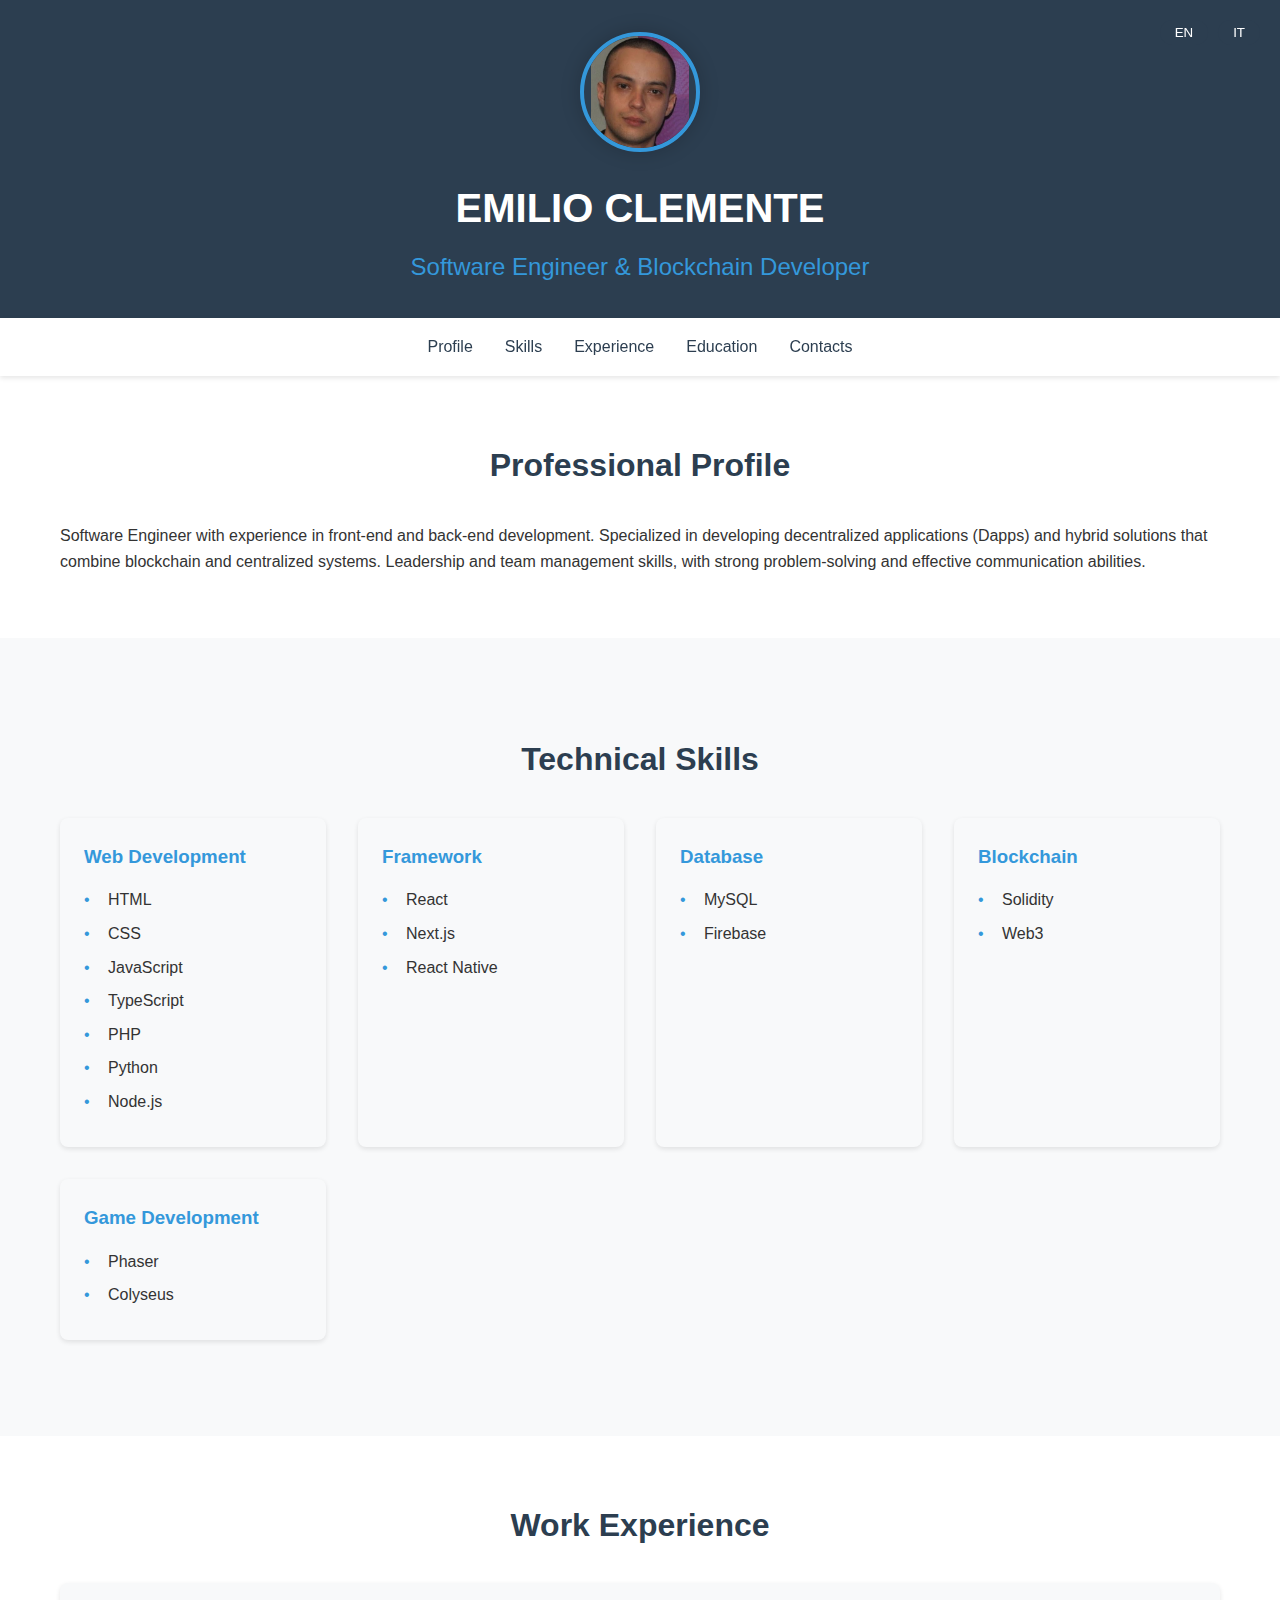
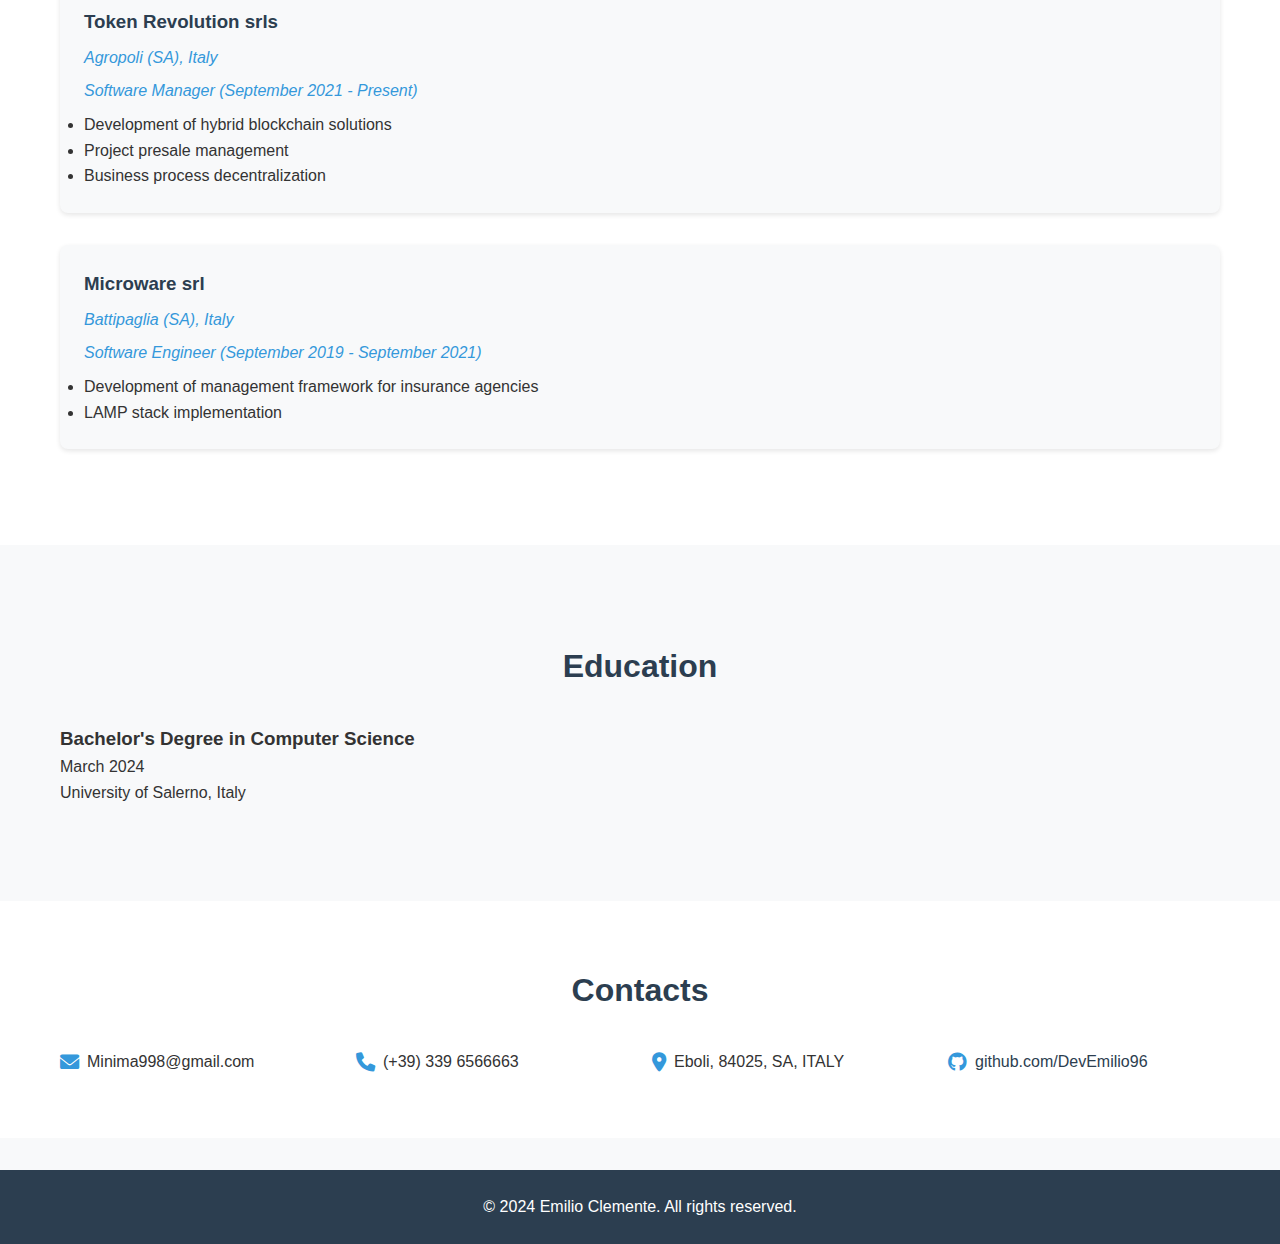
<file: index.html>
<!DOCTYPE html>
<html lang="en">
<head>
    <meta charset="UTF-8">
    <meta name="viewport" content="width=device-width, initial-scale=1.0">
    <title data-translate="title">Emilio Clemente - Software Engineer & Blockchain Developer</title>
    <link rel="stylesheet" href="styles.css">
    <link rel="stylesheet" href="https://cdnjs.cloudflare.com/ajax/libs/font-awesome/6.0.0/css/all.min.css">
</head>
<body>
    <div class="language-selector">
        <button onclick="changeLanguage('en')">EN</button>
        <button onclick="changeLanguage('it')">IT</button>
    </div>

    <header>
        <div class="container">
            <div class="profile-image">
                <img src="assets/images/emiliocle.jpg" alt="Emilio Clemente">
            </div>
            <h1>EMILIO CLEMENTE</h1>
            <h2>Software Engineer & Blockchain Developer</h2>
        </div>
    </header>

    <nav>
        <div class="container">
            <ul>
                <li><a href="#profilo" data-translate="nav.profile">Profile</a></li>
                <li><a href="#competenze" data-translate="nav.skills">Skills</a></li>
                <li><a href="#esperienza" data-translate="nav.experience">Experience</a></li>
                <li><a href="#istruzione" data-translate="nav.education">Education</a></li>
                <li><a href="#contatti" data-translate="nav.contacts">Contacts</a></li>
            </ul>
        </div>
    </nav>

    <main>
        <section id="profilo" class="section">
            <div class="container">
                <h2 data-translate="profile.title">Professional Profile</h2>
                <p data-translate="profile.content">Software Engineer with experience in front-end and back-end development. Specialized in developing decentralized applications (Dapps) and hybrid solutions that combine blockchain and centralized systems. Leadership and team management skills, with strong problem-solving and effective communication abilities.</p>
            </div>
        </section>

        <section id="competenze" class="section">
            <div class="container">
                <h2 data-translate="skills.title">Technical Skills</h2>
                <div class="skills-grid">
                    <div class="skill-category">
                        <h3 data-translate="skills.webDev">Web Development</h3>
                        <ul>
                            <li>HTML</li>
                            <li>CSS</li>
                            <li>JavaScript</li>
                            <li>TypeScript</li>
                            <li>PHP</li>
                            <li>Python</li>
                            <li>Node.js</li>
                        </ul>
                    </div>
                    <div class="skill-category">
                        <h3 data-translate="skills.framework">Framework</h3>
                        <ul>
                            <li>React</li>
                            <li>Next.js</li>
                            <li>React Native</li>
                        </ul>
                    </div>
                    <div class="skill-category">
                        <h3 data-translate="skills.database">Database</h3>
                        <ul>
                            <li>MySQL</li>
                            <li>Firebase</li>
                        </ul>
                    </div>
                    <div class="skill-category">
                        <h3 data-translate="skills.blockchain">Blockchain</h3>
                        <ul>
                            <li>Solidity</li>
                            <li>Web3</li>
                        </ul>
                    </div>
                    <div class="skill-category">
                        <h3 data-translate="skills.gameDev">Game Development</h3>
                        <ul>
                            <li>Phaser</li>
                            <li>Colyseus</li>
                        </ul>
                    </div>
                </div>
            </div>
        </section>

        <section id="esperienza" class="section">
            <div class="container">
                <h2 data-translate="experience.title">Work Experience</h2>
                <div class="experience-item">
                    <h3 data-translate="experience.tokenRevolution.company">Token Revolution srls</h3>
                    <p class="location" data-translate="experience.tokenRevolution.location">Agropoli (SA), Italy</p>
                    <p class="position" data-translate="experience.tokenRevolution.position">Software Manager (September 2021 - Present)</p>
                    <ul>
                        <li data-translate="experience.tokenRevolution.tasks.0">Development of hybrid blockchain solutions</li>
                        <li data-translate="experience.tokenRevolution.tasks.1">Project presale management</li>
                        <li data-translate="experience.tokenRevolution.tasks.2">Business process decentralization</li>
                    </ul>
                </div>
                <div class="experience-item">
                    <h3 data-translate="experience.microware.company">Microware srl</h3>
                    <p class="location" data-translate="experience.microware.location">Battipaglia (SA), Italy</p>
                    <p class="position" data-translate="experience.microware.position">Software Engineer (September 2019 - September 2021)</p>
                    <ul>
                        <li data-translate="experience.microware.tasks.0">Development of management framework for insurance agencies</li>
                        <li data-translate="experience.microware.tasks.1">LAMP stack implementation</li>
                    </ul>
                </div>
            </div>
        </section>

        <section id="istruzione" class="section">
            <div class="container">
                <h2 data-translate="education.title">Education</h2>
                <div class="education-item">
                    <h3 data-translate="education.degree">Bachelor's Degree in Computer Science</h3>
                    <p data-translate="education.date">March 2024</p>
                    <p data-translate="education.university">University of Salerno, Italy</p>
                </div>
            </div>
        </section>

        <section id="contatti" class="section">
            <div class="container">
                <h2 data-translate="contacts.title">Contacts</h2>
                <div class="contact-info">
                    <p><i class="fas fa-envelope"></i> <span data-translate="contacts.email">Minima998@gmail.com</span></p>
                    <p><i class="fas fa-phone"></i> <span data-translate="contacts.phone">(+39) 339 6566663</span></p>
                    <p><i class="fas fa-map-marker-alt"></i> <span data-translate="contacts.location">Eboli, 84025, SA, ITALY</span></p>
                    <p><i class="fab fa-github"></i> <a href="https://github.com/DevEmilio96" target="_blank" data-translate="contacts.github">github.com/DevEmilio96</a></p>
                </div>
            </div>
        </section>
    </main>

    <footer>
        <div class="container">
            <p data-translate="footer">© 2024 Emilio Clemente. All rights reserved.</p>
        </div>
    </footer>

    <script src="translations.js"></script>
    <script src="script.js"></script>
</body>
</html>
</file>
<file: styles.css>
:root {
    --primary-color: #2c3e50;
    --secondary-color: #3498db;
    --background-color: #f8f9fa;
    --text-color: #333;
    --section-bg: #ffffff;
}

* {
    margin: 0;
    padding: 0;
    box-sizing: border-box;
}

body {
    font-family: 'Segoe UI', Tahoma, Geneva, Verdana, sans-serif;
    line-height: 1.6;
    color: var(--text-color);
    background-color: var(--background-color);
}

.container {
    max-width: 1200px;
    margin: 0 auto;
    padding: 0 20px;
}

header {
    background-color: var(--primary-color);
    color: white;
    padding: 2rem 0;
    text-align: center;
    position: relative;
}

.profile-image {
    width: 120px;
    height: 120px;
    margin: 0 auto 1.5rem;
    border-radius: 50%;
    overflow: hidden;
    border: 4px solid var(--secondary-color);
    box-shadow: 0 0 20px rgba(0, 0, 0, 0.2);
    transition: transform 0.3s ease;
}

.profile-image:hover {
    transform: scale(1.05);
}

.profile-image img {
    width: 88%;
    height: 148%;
    object-fit: cover;
}

header h1 {
    font-size: 2.5rem;
    margin-bottom: 0.5rem;
}

header h2 {
    font-size: 1.5rem;
    font-weight: normal;
    color: var(--secondary-color);
}

nav {
    background-color: var(--section-bg);
    box-shadow: 0 2px 5px rgba(0,0,0,0.1);
    position: sticky;
    top: 0;
    z-index: 100;
}

nav ul {
    display: flex;
    justify-content: center;
    list-style: none;
    padding: 1rem 0;
}

nav ul li {
    margin: 0 1rem;
}

nav ul li a {
    color: var(--primary-color);
    text-decoration: none;
    font-weight: 500;
    transition: color 0.3s;
}

nav ul li a:hover {
    color: var(--secondary-color);
}

.section {
    padding: 4rem 0;
    background-color: var(--section-bg);
    margin-bottom: 2rem;
}

.section:nth-child(even) {
    background-color: var(--background-color);
}

.section h2 {
    color: var(--primary-color);
    margin-bottom: 2rem;
    text-align: center;
    font-size: 2rem;
}

.skills-grid {
    display: grid;
    grid-template-columns: repeat(auto-fit, minmax(250px, 1fr));
    gap: 2rem;
}

.skill-category {
    background-color: var(--background-color);
    padding: 1.5rem;
    border-radius: 8px;
    box-shadow: 0 2px 5px rgba(0,0,0,0.1);
}

.skill-category h3 {
    color: var(--secondary-color);
    margin-bottom: 1rem;
}

.skill-category ul {
    list-style: none;
}

.skill-category ul li {
    margin-bottom: 0.5rem;
    padding-left: 1.5rem;
    position: relative;
}

.skill-category ul li:before {
    content: "•";
    color: var(--secondary-color);
    position: absolute;
    left: 0;
}

.experience-item {
    margin-bottom: 2rem;
    padding: 1.5rem;
    background-color: var(--background-color);
    border-radius: 8px;
    box-shadow: 0 2px 5px rgba(0,0,0,0.1);
}

.experience-item h3 {
    color: var(--primary-color);
    margin-bottom: 0.5rem;
}

.location, .position {
    color: var(--secondary-color);
    font-style: italic;
    margin-bottom: 0.5rem;
}

.contact-info {
    display: grid;
    grid-template-columns: repeat(auto-fit, minmax(250px, 1fr));
    gap: 1.5rem;
}

.contact-info p {
    display: flex;
    align-items: center;
    gap: 0.5rem;
}

.contact-info i {
    color: var(--secondary-color);
    font-size: 1.2rem;
}

.contact-info a {
    color: var(--primary-color);
    text-decoration: none;
    transition: color 0.3s;
}

.contact-info a:hover {
    color: var(--secondary-color);
}

footer {
    background-color: var(--primary-color);
    color: white;
    text-align: center;
    padding: 1.5rem 0;
}

@media (max-width: 768px) {
    nav ul {
        flex-direction: column;
        align-items: center;
    }
    
    nav ul li {
        margin: 0.5rem 0;
    }
    
    .skills-grid {
        grid-template-columns: 1fr;
    }
    
    .contact-info {
        grid-template-columns: 1fr;
    }
}

.language-selector {
    position: fixed;
    top: 20px;
    right: 20px;
    z-index: 1000;
    display: flex;
    gap: 10px;
}

.language-selector button {
    background-color: var(--primary-color);
    color: white;
    border: none;
    padding: 5px 15px;
    border-radius: 20px;
    cursor: pointer;
    transition: background-color 0.3s;
}

.language-selector button:hover {
    background-color: var(--secondary-color);
}
</file>
